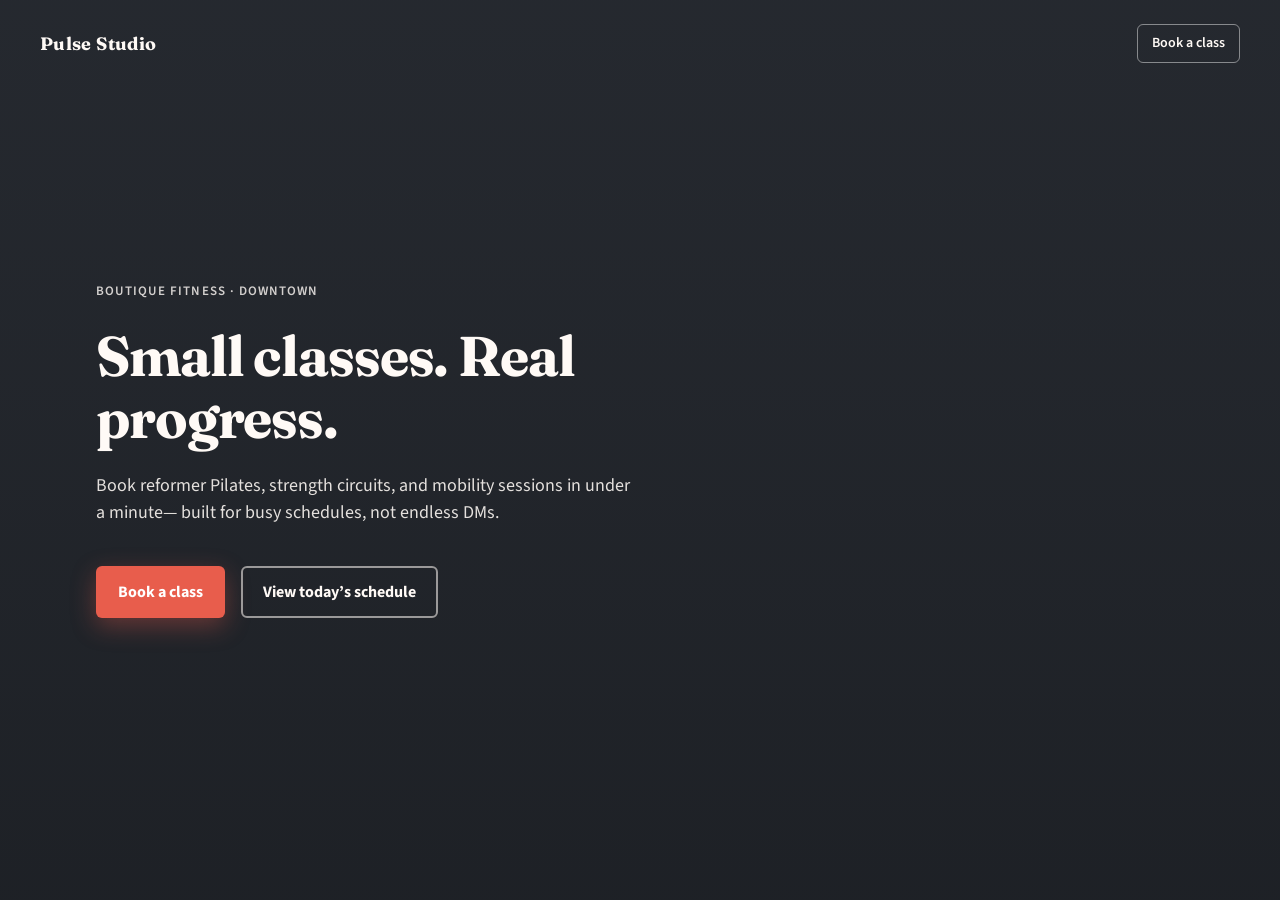
<file: docs/work-samples/02-web-dev-hero/index.html>
<!DOCTYPE html>
<html lang="en">
<head>
  <meta charset="UTF-8">
  <meta name="viewport" content="width=device-width, initial-scale=1.0">
  <title>Hero Sample — Vincere Media Works</title>
  <link rel="preconnect" href="https://fonts.googleapis.com">
  <link rel="preconnect" href="https://fonts.gstatic.com" crossorigin>
  <link href="https://fonts.googleapis.com/css2?family=Fraunces:opsz,wght@9..144,600;9..144,700&family=Source+Sans+3:wght@400;600;700&display=swap" rel="stylesheet">
  <link rel="stylesheet" href="styles.css">
</head>
<body>
  <header class="site-header">
    <a class="logo" href="#">Pulse Studio</a>
    <a class="header-cta" href="#book">Book a class</a>
  </header>

  <section class="hero" aria-labelledby="hero-heading">
    <!-- Background image placeholder: replace src with studio photography -->
    <div
      class="hero__media"
      role="img"
      aria-label="Boutique fitness studio interior placeholder"
      style="--hero-image: url('https://images.unsplash.com/photo-1518611012118-696072aa579a?auto=format&fit=crop&w=1600&q=80');"
    ></div>
    <div class="hero__overlay" aria-hidden="true"></div>

    <div class="hero__content">
      <p class="hero__eyebrow">Boutique fitness · Downtown</p>
      <h1 id="hero-heading">Small classes. Real progress.</h1>
      <p class="hero__lede">
        Book reformer Pilates, strength circuits, and mobility sessions in under a minute—
        built for busy schedules, not endless DMs.
      </p>
      <div class="hero__actions">
        <a class="btn btn--primary" id="book" href="#book">Book a class</a>
        <a class="btn btn--ghost" href="#schedule">View today’s schedule</a>
      </div>
    </div>
  </section>
</body>
</html>
</file>
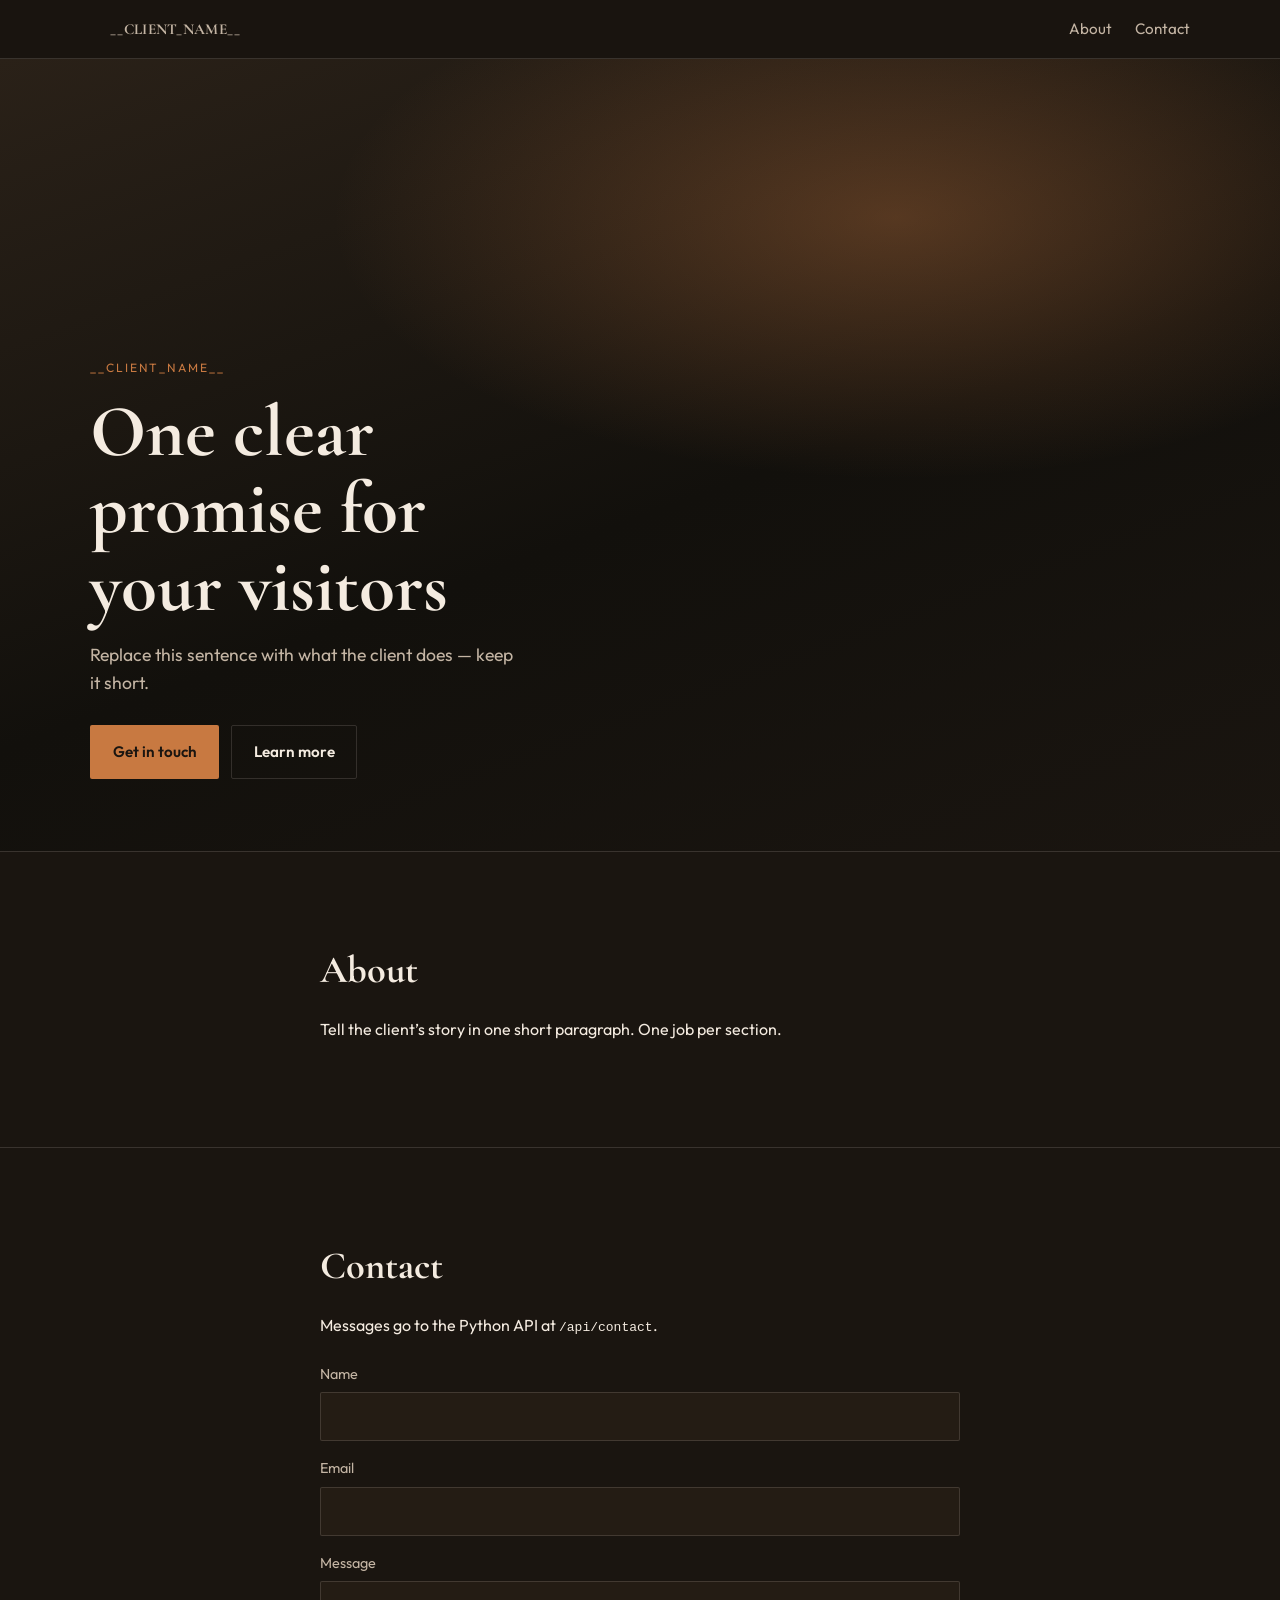
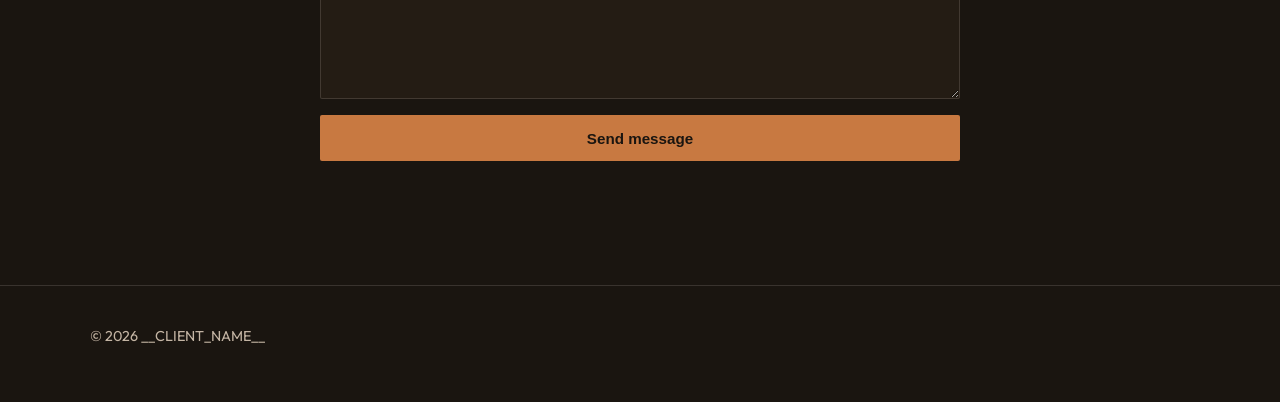
<file: studio/templates/client-project/frontend/index.html>
<!DOCTYPE html>
<html lang="en">
<head>
  <meta charset="UTF-8">
  <meta name="viewport" content="width=device-width, initial-scale=1.0">
  <meta name="description" content="__CLIENT_NAME__ — replace with client tagline.">
  <title>__CLIENT_NAME__</title>
  <link rel="preconnect" href="https://fonts.googleapis.com">
  <link rel="preconnect" href="https://fonts.gstatic.com" crossorigin>
  <link href="https://fonts.googleapis.com/css2?family=Cormorant+Garamond:wght@600;700&family=Outfit:wght@400;500;600&display=swap" rel="stylesheet">
  <link rel="stylesheet" href="css/style.css">
</head>
<body>
  <a class="skip-link" href="#main">Skip to content</a>

  <header class="site-header">
    <div class="container nav">
      <a class="brand" href="#top">__CLIENT_NAME__</a>
      <nav aria-label="Primary">
        <a href="#about">About</a>
        <a href="#contact" class="nav-cta">Contact</a>
      </nav>
    </div>
  </header>

  <main id="main">
    <section class="hero" id="top">
      <div class="hero-atmosphere" aria-hidden="true"></div>
      <div class="container hero-copy">
        <p class="eyebrow">__CLIENT_NAME__</p>
        <h1>One clear promise for your visitors</h1>
        <p class="lede">Replace this sentence with what the client does — keep it short.</p>
        <div class="hero-actions">
          <a class="btn primary" href="#contact">Get in touch</a>
          <a class="btn ghost" href="#about">Learn more</a>
        </div>
      </div>
    </section>

    <section class="section" id="about">
      <div class="container narrow">
        <h2>About</h2>
        <p>Tell the client’s story in one short paragraph. One job per section.</p>
      </div>
    </section>

    <section class="section contact" id="contact">
      <div class="container narrow">
        <h2>Contact</h2>
        <p>Messages go to the Python API at <code>/api/contact</code>.</p>
        <form id="contact-form" class="contact-form">
          <label>
            Name
            <input name="name" type="text" required maxlength="120" autocomplete="name">
          </label>
          <label>
            Email
            <input name="email" type="email" required autocomplete="email">
          </label>
          <label>
            Message
            <textarea name="message" rows="4" required maxlength="2000"></textarea>
          </label>
          <button type="submit" class="btn primary">Send message</button>
          <p id="form-status" class="form-status" role="status" aria-live="polite"></p>
        </form>
      </div>
    </section>
  </main>

  <footer class="site-footer">
    <div class="container">
      <p>© <span id="year"></span> __CLIENT_NAME__</p>
    </div>
  </footer>

  <script src="js/main.js"></script>
</body>
</html>
</file>
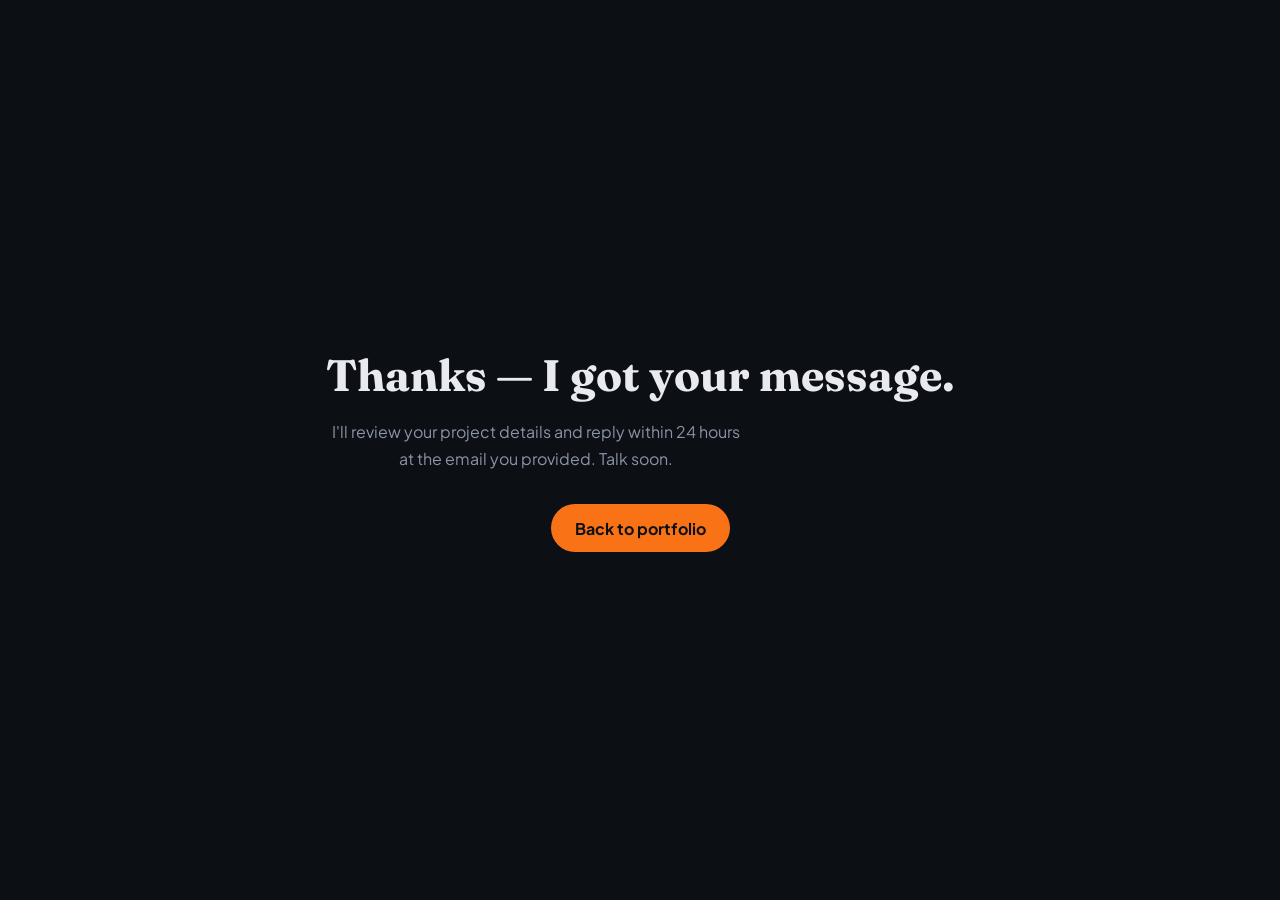
<file: thanks.html>
<!DOCTYPE html>
<html lang="en">
<head>
  <meta charset="UTF-8">
  <meta name="viewport" content="width=device-width, initial-scale=1.0">
  <meta name="robots" content="noindex">
  <title>Message Sent — Vincent Martinez</title>
  <link rel="icon" href="/favicon.svg" type="image/svg+xml">
  <link rel="preconnect" href="https://fonts.googleapis.com">
  <link rel="preconnect" href="https://fonts.gstatic.com" crossorigin>
  <link href="https://fonts.googleapis.com/css2?family=Fraunces:opsz,wght@9..144,700&family=Plus+Jakarta+Sans:wght@400;600&display=swap" rel="stylesheet">
  <style>
    :root { --bg: #0c0f14; --text: #e8eaef; --muted: #8b93a7; --accent: #f97316; }
    * { box-sizing: border-box; margin: 0; padding: 0; }
    body {
      font-family: 'Plus Jakarta Sans', system-ui, sans-serif;
      background: var(--bg);
      color: var(--text);
      min-height: 100vh;
      display: grid;
      place-items: center;
      padding: 2rem;
      text-align: center;
    }
    h1 { font-family: Fraunces, Georgia, serif; font-size: clamp(2rem, 5vw, 2.75rem); margin-bottom: 1rem; }
    p { color: var(--muted); max-width: 420px; line-height: 1.7; margin-bottom: 2rem; }
    a {
      display: inline-block;
      background: var(--accent);
      color: #0c0f14;
      font-weight: 700;
      padding: 0.85rem 1.5rem;
      border-radius: 999px;
      text-decoration: none;
    }
  </style>
</head>
<body>
  <main>
    <h1>Thanks — I got your message.</h1>
    <p>I'll review your project details and reply within 24 hours at the email you provided. Talk soon.</p>
    <a href="index.html">Back to portfolio</a>
  </main>
</body>
</html>
</file>
<file: docs/work-samples/02-web-dev-hero/styles.css>
/* Vincere Media Works — responsive hero sample
   Flexbox layout, mobile-first, clean coding standards */

:root {
  --color-charcoal: #1c1f24;
  --color-coral: #e85d4c;
  --color-coral-hover: #d14c3c;
  --color-stone: #f3ede6;
  --color-ivory: #fffaf6;
  --color-slate: #5c6570;
  --color-white: #ffffff;
  --font-display: "Fraunces", Georgia, serif;
  --font-body: "Source Sans 3", system-ui, sans-serif;
  --space-xs: 0.5rem;
  --space-sm: 1rem;
  --space-md: 1.5rem;
  --space-lg: 2.5rem;
  --space-xl: 4rem;
  --radius: 0.375rem;
  --shadow-btn: 0 8px 24px rgba(232, 93, 76, 0.35);
  --max-content: 40rem;
}

*,
*::before,
*::after {
  box-sizing: border-box;
}

html {
  scroll-behavior: smooth;
}

body {
  margin: 0;
  font-family: var(--font-body);
  color: var(--color-ivory);
  background: var(--color-charcoal);
  line-height: 1.5;
}

a {
  color: inherit;
  text-decoration: none;
}

/* —— Header —— */
.site-header {
  position: absolute;
  z-index: 2;
  inset-inline: 0;
  display: flex;
  align-items: center;
  justify-content: space-between;
  padding: var(--space-sm) var(--space-md);
}

.logo {
  font-family: var(--font-display);
  font-weight: 700;
  font-size: 1.125rem;
  letter-spacing: 0.02em;
}

.header-cta {
  font-size: 0.875rem;
  font-weight: 600;
  padding: 0.5rem 0.875rem;
  border: 1px solid rgba(255, 255, 255, 0.45);
  border-radius: var(--radius);
  transition: background 0.2s ease, border-color 0.2s ease;
}

.header-cta:hover,
.header-cta:focus-visible {
  background: rgba(255, 255, 255, 0.12);
  border-color: var(--color-white);
  outline: none;
}

/* —— Hero —— */
.hero {
  position: relative;
  display: flex;
  align-items: flex-end;
  min-height: 100svh;
  padding: calc(var(--space-xl) + 2rem) var(--space-md) var(--space-lg);
  overflow: hidden;
}

.hero__media {
  position: absolute;
  inset: 0;
  background-color: #2a2e35;
  background-image: var(--hero-image);
  background-size: cover;
  background-position: center;
  /* Placeholder treatment: soft zoom so empty state still feels designed */
  transform: scale(1.02);
}

.hero__overlay {
  position: absolute;
  inset: 0;
  background:
    linear-gradient(
      180deg,
      rgba(28, 31, 36, 0.35) 0%,
      rgba(28, 31, 36, 0.55) 45%,
      rgba(28, 31, 36, 0.88) 100%
    );
}

.hero__content {
  position: relative;
  z-index: 1;
  display: flex;
  flex-direction: column;
  align-items: flex-start;
  gap: var(--space-sm);
  max-width: var(--max-content);
}

.hero__eyebrow {
  margin: 0;
  font-size: 0.8125rem;
  font-weight: 600;
  letter-spacing: 0.08em;
  text-transform: uppercase;
  color: rgba(255, 250, 246, 0.8);
}

.hero__content h1 {
  margin: 0;
  font-family: var(--font-display);
  font-size: clamp(2.25rem, 6vw, 3.5rem);
  font-weight: 700;
  line-height: 1.1;
  letter-spacing: -0.02em;
}

.hero__lede {
  margin: 0;
  max-width: 34rem;
  font-size: clamp(1rem, 2.2vw, 1.125rem);
  color: rgba(255, 250, 246, 0.88);
}

.hero__actions {
  display: flex;
  flex-wrap: wrap;
  gap: var(--space-sm);
  margin-top: var(--space-xs);
}

/* —— Buttons —— */
.btn {
  display: inline-flex;
  align-items: center;
  justify-content: center;
  min-height: 2.75rem;
  padding: 0.75rem 1.25rem;
  font-family: var(--font-body);
  font-size: 1rem;
  font-weight: 700;
  border-radius: var(--radius);
  border: 2px solid transparent;
  transition: background 0.2s ease, color 0.2s ease, border-color 0.2s ease,
    box-shadow 0.2s ease, transform 0.15s ease;
}

.btn:focus-visible {
  outline: 2px solid var(--color-ivory);
  outline-offset: 3px;
}

.btn--primary {
  background: var(--color-coral);
  color: var(--color-white);
  box-shadow: var(--shadow-btn);
}

.btn--primary:hover {
  background: var(--color-coral-hover);
  transform: translateY(-1px);
}

.btn--ghost {
  background: transparent;
  color: var(--color-ivory);
  border-color: rgba(255, 250, 246, 0.55);
}

.btn--ghost:hover {
  border-color: var(--color-ivory);
  background: rgba(255, 250, 246, 0.08);
}

/* —— Desktop —— */
@media (min-width: 768px) {
  .site-header {
    padding: var(--space-md) var(--space-lg);
  }

  .hero {
    align-items: center;
    padding: var(--space-xl) var(--space-lg);
  }

  .hero__content {
    gap: var(--space-md);
  }

  .hero__actions {
    margin-top: var(--space-sm);
  }
}

@media (min-width: 1024px) {
  .hero {
    padding-inline: clamp(var(--space-lg), 8vw, 6rem);
  }

  .hero__content {
    max-width: 42rem;
  }
}

@media (prefers-reduced-motion: reduce) {
  html {
    scroll-behavior: auto;
  }

  .btn,
  .header-cta {
    transition: none;
  }

  .btn--primary:hover {
    transform: none;
  }
}
</file>
<file: studio/templates/client-project/frontend/css/style.css>
:root {
  --bg: #1a1510;
  --bg-elevated: #241c14;
  --ink: #f4ebe0;
  --muted: #c4b5a4;
  --accent: #c87941;
  --accent-ink: #1a1510;
  --line: rgba(244, 235, 224, 0.14);
  --font-display: "Cormorant Garamond", Georgia, serif;
  --font-body: "Outfit", system-ui, sans-serif;
  --radius: 2px;
  --space: clamp(1rem, 3vw, 2rem);
}

*,
*::before,
*::after {
  box-sizing: border-box;
}

html {
  scroll-behavior: smooth;
}

body {
  margin: 0;
  font-family: var(--font-body);
  color: var(--ink);
  background: var(--bg);
  line-height: 1.6;
}

img {
  max-width: 100%;
  display: block;
}

a {
  color: inherit;
  text-decoration: none;
}

.skip-link {
  position: absolute;
  left: -999px;
  top: 0;
  background: var(--accent);
  color: var(--accent-ink);
  padding: 0.5rem 1rem;
  z-index: 100;
}

.skip-link:focus {
  left: 0;
}

.container {
  width: min(1100px, calc(100% - 2 * var(--space)));
  margin-inline: auto;
}

.container.narrow {
  width: min(640px, calc(100% - 2 * var(--space)));
}

.site-header {
  position: sticky;
  top: 0;
  z-index: 20;
  backdrop-filter: blur(10px);
  background: color-mix(in srgb, var(--bg) 82%, transparent);
  border-bottom: 1px solid var(--line);
}

.nav {
  display: flex;
  align-items: center;
  justify-content: space-between;
  padding: 1rem 0;
}

.brand {
  font-family: var(--font-display);
  font-size: 1.5rem;
  font-weight: 700;
  letter-spacing: 0.02em;
}

.nav a {
  margin-left: 1.25rem;
  color: var(--muted);
  font-size: 0.95rem;
}

.nav a:hover,
.nav-cta {
  color: var(--ink);
}

.hero {
  position: relative;
  min-height: 88vh;
  display: grid;
  align-items: end;
  padding: clamp(4rem, 12vh, 7rem) 0 clamp(3rem, 8vh, 5rem);
  overflow: hidden;
}

.hero-atmosphere {
  position: absolute;
  inset: 0;
  background:
    radial-gradient(ellipse 80% 60% at 70% 20%, rgba(200, 121, 65, 0.35), transparent 55%),
    linear-gradient(160deg, #2a2118 0%, #12100c 55%, #1a1510 100%);
  animation: atmosphere-drift 14s ease-in-out infinite alternate;
}

@keyframes atmosphere-drift {
  from { transform: scale(1); }
  to { transform: scale(1.06); }
}

.hero-copy {
  position: relative;
  z-index: 1;
  animation: rise 0.9s ease both;
}

@keyframes rise {
  from {
    opacity: 0;
    transform: translateY(18px);
  }
  to {
    opacity: 1;
    transform: translateY(0);
  }
}

.eyebrow {
  text-transform: uppercase;
  letter-spacing: 0.16em;
  font-size: 0.75rem;
  color: var(--accent);
  margin: 0 0 1rem;
}

h1 {
  font-family: var(--font-display);
  font-size: clamp(2.6rem, 7vw, 4.6rem);
  line-height: 1.05;
  margin: 0 0 1rem;
  font-weight: 700;
  max-width: 12ch;
}

.lede {
  max-width: 36ch;
  color: var(--muted);
  font-size: 1.1rem;
  margin: 0 0 1.75rem;
}

.hero-actions {
  display: flex;
  flex-wrap: wrap;
  gap: 0.75rem;
}

.btn {
  display: inline-flex;
  align-items: center;
  justify-content: center;
  padding: 0.85rem 1.35rem;
  border-radius: var(--radius);
  border: 1px solid transparent;
  font-weight: 600;
  font-size: 0.95rem;
  cursor: pointer;
  transition: transform 0.2s ease, background 0.2s ease, border-color 0.2s ease;
}

.btn:hover {
  transform: translateY(-1px);
}

.btn.primary {
  background: var(--accent);
  color: var(--accent-ink);
}

.btn.ghost {
  border-color: var(--line);
  color: var(--ink);
  background: transparent;
}

.section {
  padding: clamp(3.5rem, 8vw, 5.5rem) 0;
  border-top: 1px solid var(--line);
}

h2 {
  font-family: var(--font-display);
  font-size: clamp(1.8rem, 4vw, 2.4rem);
  margin: 0 0 1rem;
}

.contact-form {
  display: grid;
  gap: 1rem;
  margin-top: 1.5rem;
}

label {
  display: grid;
  gap: 0.4rem;
  font-size: 0.9rem;
  color: var(--muted);
}

input,
textarea {
  font: inherit;
  color: var(--ink);
  background: var(--bg-elevated);
  border: 1px solid var(--line);
  border-radius: var(--radius);
  padding: 0.75rem 0.9rem;
}

input:focus,
textarea:focus {
  outline: 2px solid color-mix(in srgb, var(--accent) 70%, white);
  outline-offset: 1px;
}

.form-status {
  min-height: 1.25rem;
  margin: 0;
  color: var(--accent);
  font-size: 0.95rem;
}

.site-footer {
  border-top: 1px solid var(--line);
  padding: 1.5rem 0 2.5rem;
  color: var(--muted);
  font-size: 0.9rem;
}

@media (max-width: 640px) {
  .nav nav a:not(.nav-cta) {
    display: none;
  }

  h1 {
    max-width: none;
  }
}
</file>
